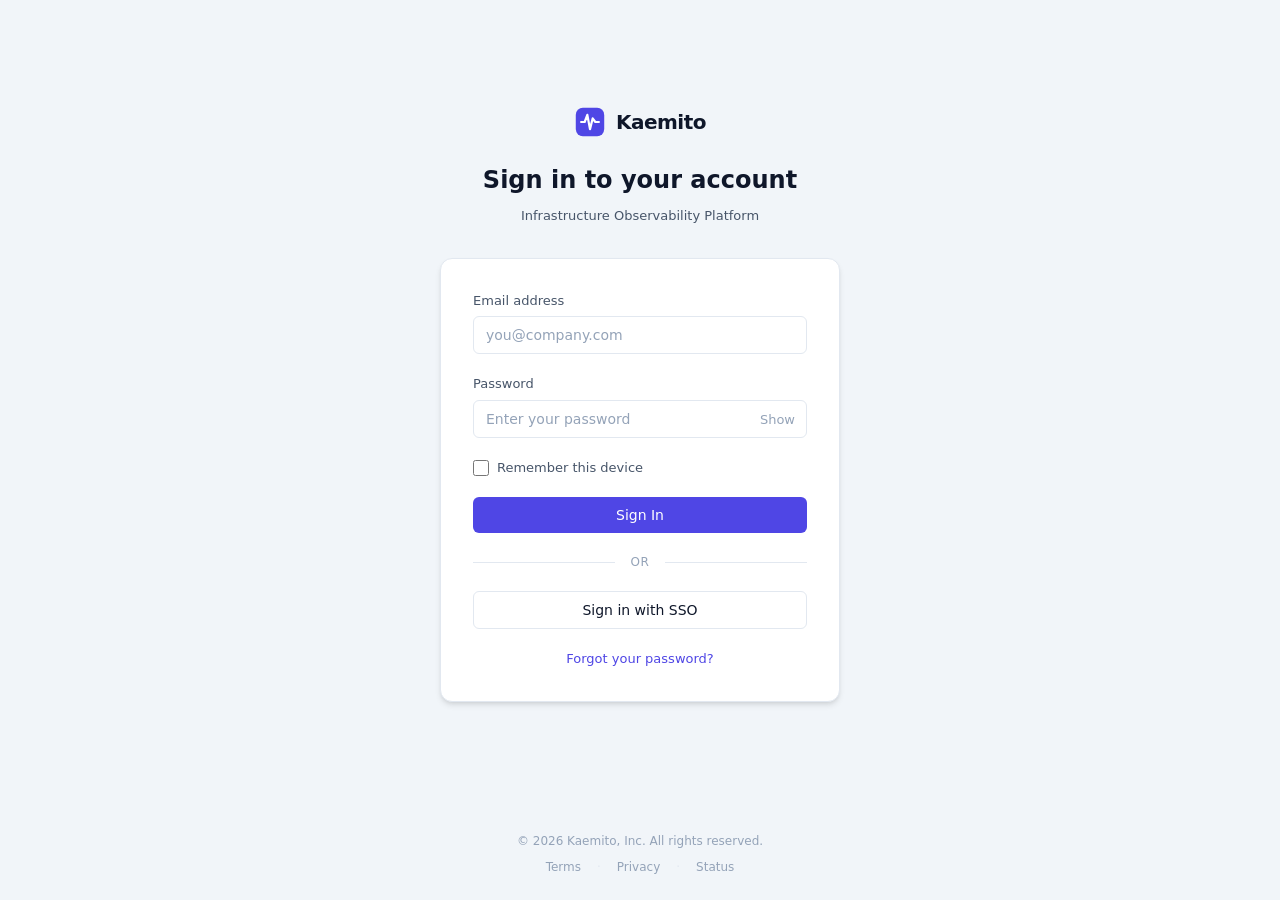
<file: site/index.html>
<!DOCTYPE html>
<html lang="en">
<head>
  <meta charset="UTF-8">
  <meta name="viewport" content="width=device-width, initial-scale=1.0">
  <meta name="robots" content="noindex, nofollow">
  <title>Sign In &mdash; Kaemito</title>
  <link rel="icon" href="data:image/svg+xml,%3Csvg xmlns='http://www.w3.org/2000/svg' viewBox='0 0 36 36'%3E%3Crect x='2' y='2' width='32' height='32' rx='8' fill='%234f46e5'/%3E%3Cpolyline points='8,18 12,18 15,10 18,26 21,14 24,18 28,18' fill='none' stroke='white' stroke-width='2.5' stroke-linecap='round' stroke-linejoin='round'/%3E%3C/svg%3E">
  <link rel="stylesheet" href="assets/style.css">
</head>
<body>

  <main class="auth-page">
    <div class="auth-container">
      <div class="auth-header">
        <a href="/" class="logo">
          <svg viewBox="0 0 36 36" fill="none"><rect x="2" y="2" width="32" height="32" rx="8" fill="#4f46e5"/><polyline points="8,18 12,18 15,10 18,26 21,14 24,18 28,18" stroke="#fff" stroke-width="2.5" stroke-linecap="round" stroke-linejoin="round"/></svg>
          <span class="logo-text">Kaemito</span>
        </a>
        <h1>Sign in to your account</h1>
        <p>Infrastructure Observability Platform</p>
      </div>

      <div class="auth-card">
        <div id="login-alert" class="alert"></div>

        <form id="login-form" autocomplete="off">
          <div class="form-group">
            <label class="form-label" for="email">Email address</label>
            <input class="form-input" type="email" id="email" name="email"
                   placeholder="you@company.com" autocomplete="email">
          </div>

          <div class="form-group">
            <label class="form-label" for="password">Password</label>
            <div class="password-wrapper">
              <input class="form-input" type="password" id="password" name="password"
                     placeholder="Enter your password" autocomplete="current-password">
              <button type="button" class="password-toggle">Show</button>
            </div>
          </div>

          <div class="form-group">
            <label class="form-checkbox">
              <input type="checkbox" name="remember">
              Remember this device
            </label>
          </div>

          <button type="submit" class="btn btn-primary">Sign In</button>

          <div class="divider">or</div>

          <button type="button" id="sso-btn" class="btn btn-secondary">Sign in with SSO</button>
        </form>

        <div class="auth-links">
          <a href="forgot-password.html">Forgot your password?</a>
        </div>
      </div>
    </div>
  </main>

  <footer class="site-footer">
    <div>&copy; 2026 Kaemito, Inc. All rights reserved.</div>
    <div class="footer-links">
      <a href="terms.html">Terms</a>
      <span class="footer-sep">&middot;</span>
      <a href="privacy.html">Privacy</a>
      <span class="footer-sep">&middot;</span>
      <a href="status.html">Status</a>
    </div>
  </footer>

  <script src="assets/app.js"></script>
</body>
</html>
</file>
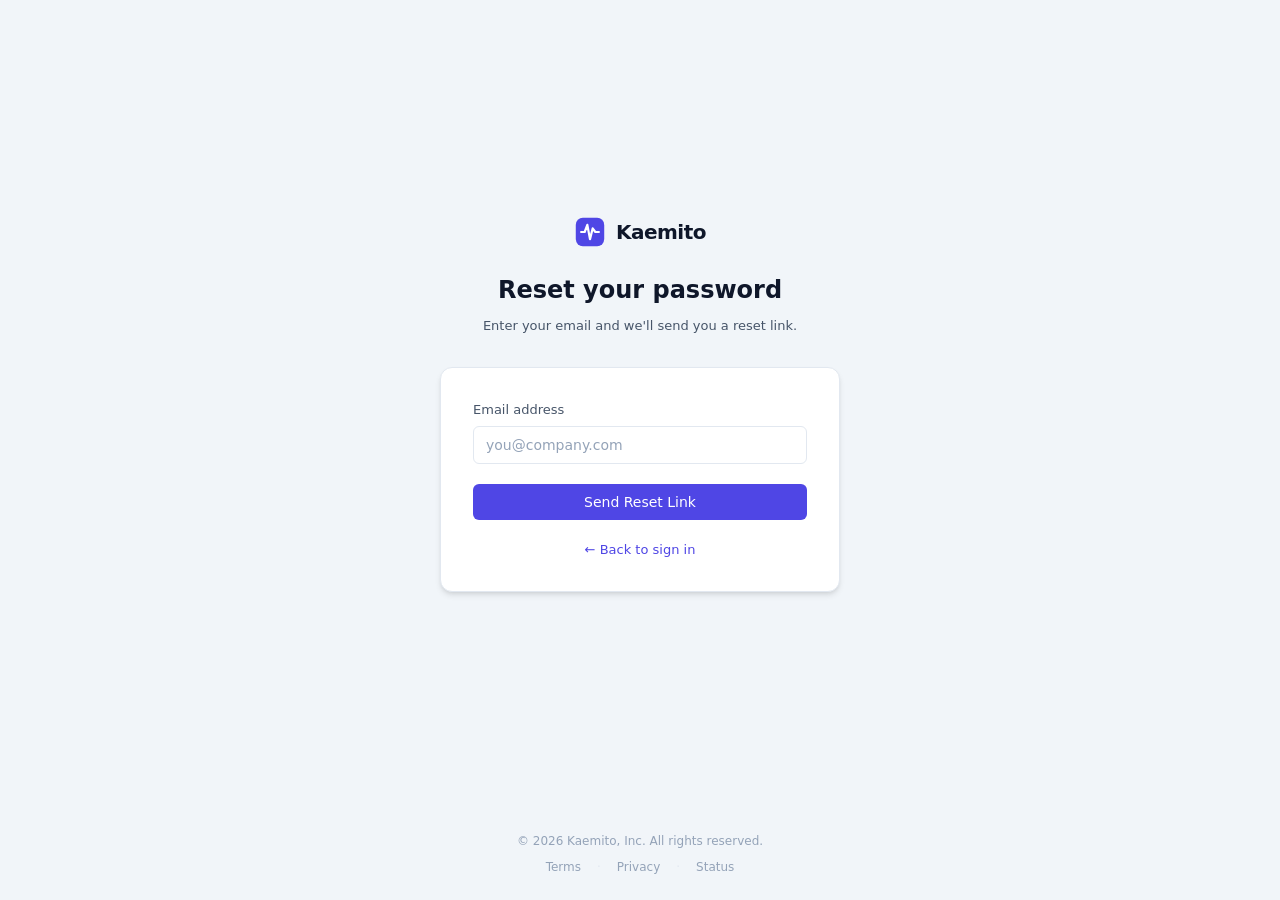
<file: site/forgot-password.html>
<!DOCTYPE html>
<html lang="en">
<head>
  <meta charset="UTF-8">
  <meta name="viewport" content="width=device-width, initial-scale=1.0">
  <meta name="robots" content="noindex, nofollow">
  <title>Reset Password &mdash; Kaemito</title>
  <link rel="icon" href="data:image/svg+xml,%3Csvg xmlns='http://www.w3.org/2000/svg' viewBox='0 0 36 36'%3E%3Crect x='2' y='2' width='32' height='32' rx='8' fill='%234f46e5'/%3E%3Cpolyline points='8,18 12,18 15,10 18,26 21,14 24,18 28,18' fill='none' stroke='white' stroke-width='2.5' stroke-linecap='round' stroke-linejoin='round'/%3E%3C/svg%3E">
  <link rel="stylesheet" href="assets/style.css">
</head>
<body>

  <main class="auth-page">
    <div class="auth-container">
      <div class="auth-header">
        <a href="index.html" class="logo">
          <svg viewBox="0 0 36 36" fill="none"><rect x="2" y="2" width="32" height="32" rx="8" fill="#4f46e5"/><polyline points="8,18 12,18 15,10 18,26 21,14 24,18 28,18" stroke="#fff" stroke-width="2.5" stroke-linecap="round" stroke-linejoin="round"/></svg>
          <span class="logo-text">Kaemito</span>
        </a>
        <h1>Reset your password</h1>
        <p>Enter your email and we'll send you a reset link.</p>
      </div>

      <div class="auth-card">
        <div id="forgot-alert" class="alert"></div>

        <form id="forgot-form">
          <div class="form-group">
            <label class="form-label" for="email">Email address</label>
            <input class="form-input" type="email" id="email" name="email"
                   placeholder="you@company.com" autocomplete="email">
          </div>

          <button type="submit" class="btn btn-primary">Send Reset Link</button>
        </form>

        <div class="auth-links">
          <a href="index.html">&larr; Back to sign in</a>
        </div>
      </div>
    </div>
  </main>

  <footer class="site-footer">
    <div>&copy; 2026 Kaemito, Inc. All rights reserved.</div>
    <div class="footer-links">
      <a href="terms.html">Terms</a>
      <span class="footer-sep">&middot;</span>
      <a href="privacy.html">Privacy</a>
      <span class="footer-sep">&middot;</span>
      <a href="status.html">Status</a>
    </div>
  </footer>

  <script src="assets/app.js"></script>
</body>
</html>
</file>
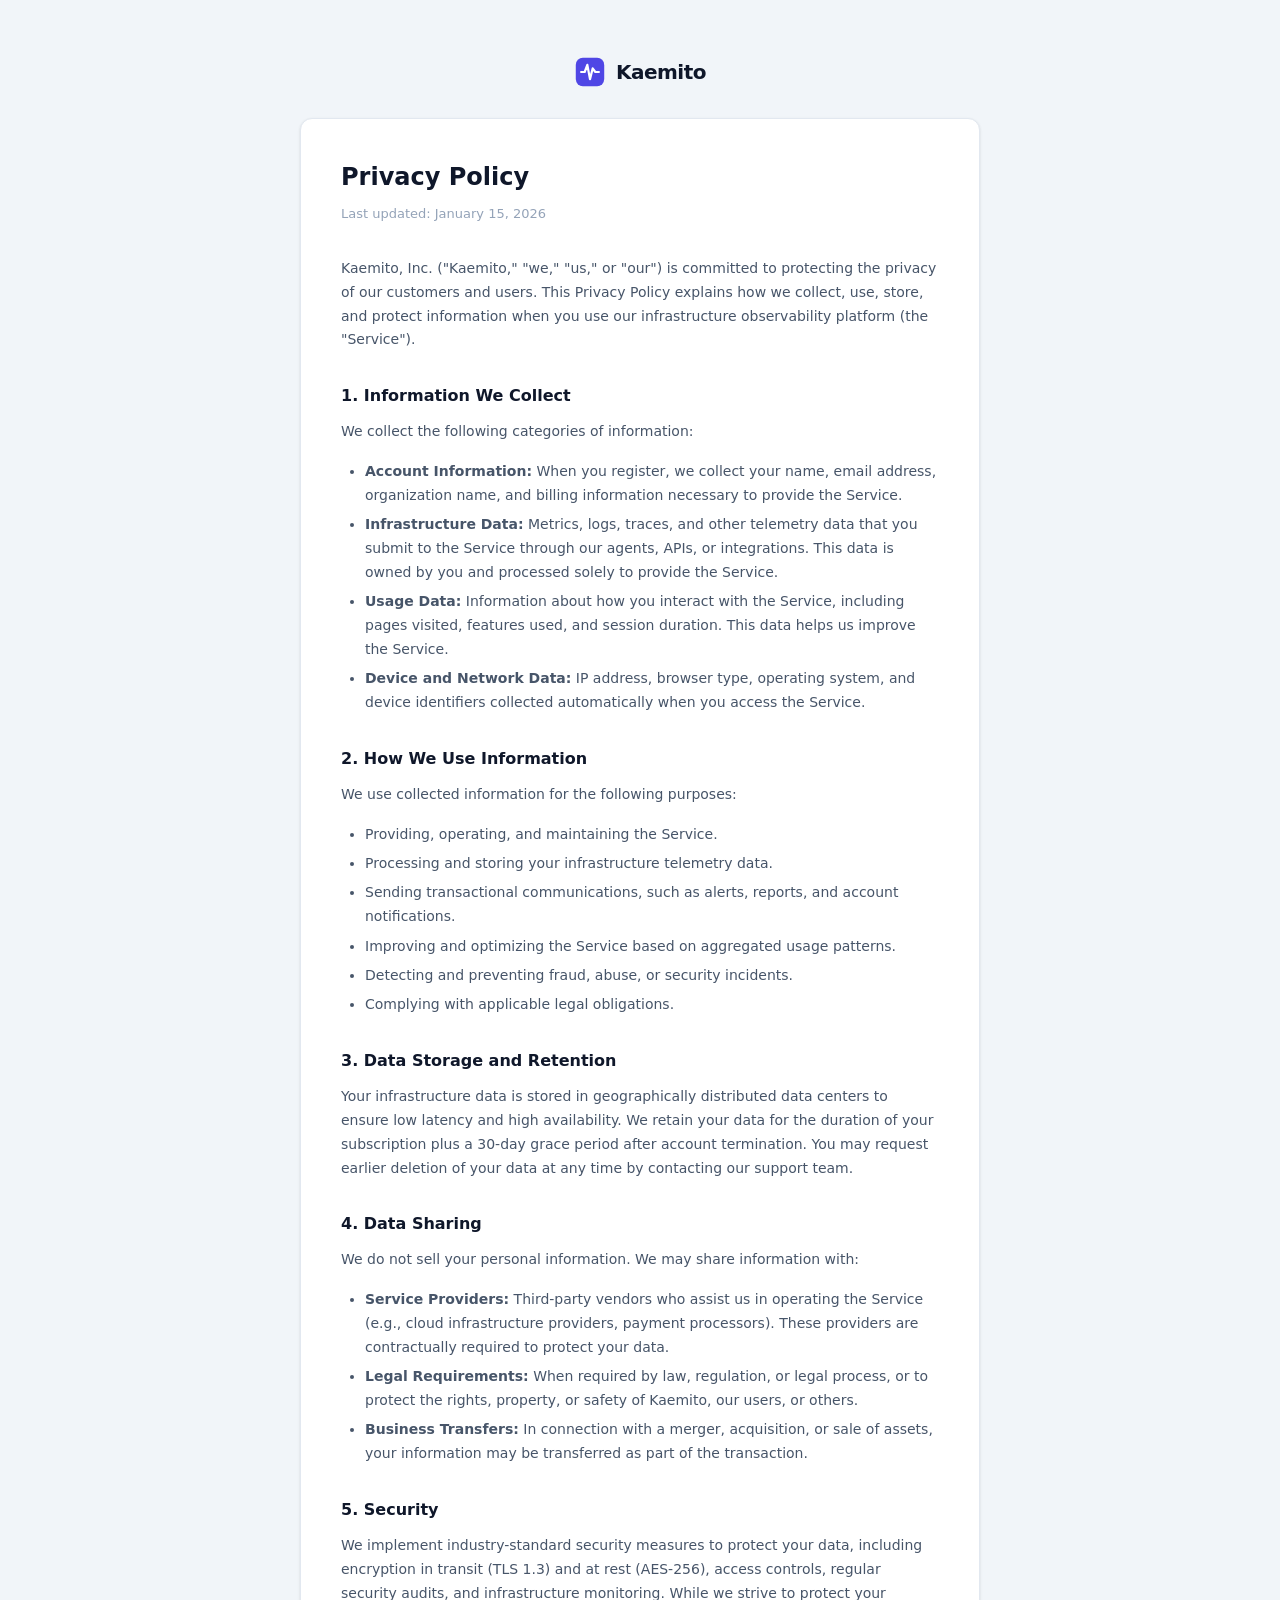
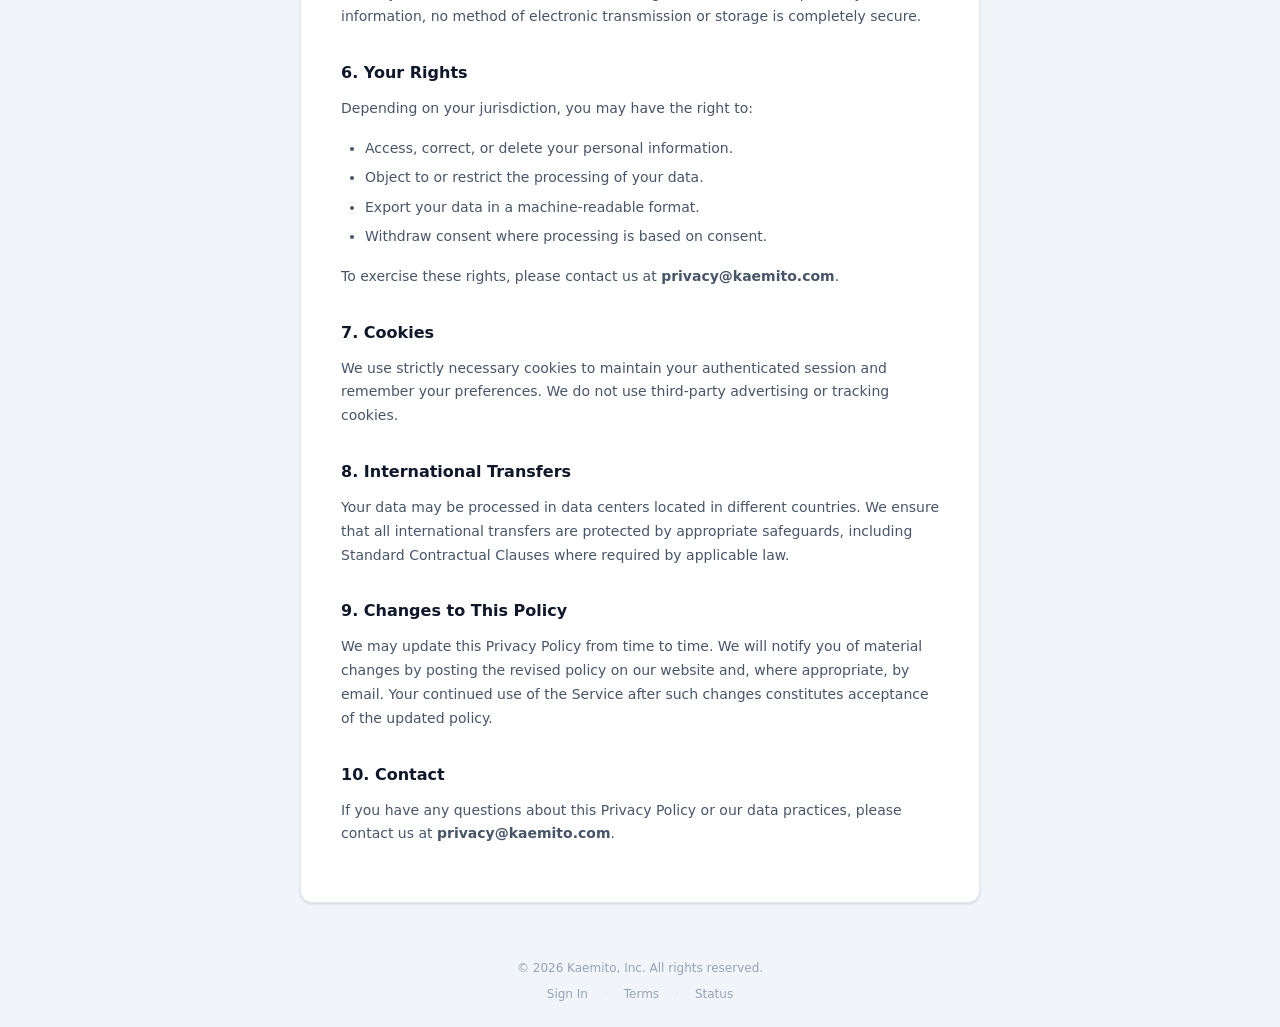
<file: site/privacy.html>
<!DOCTYPE html>
<html lang="en">
<head>
  <meta charset="UTF-8">
  <meta name="viewport" content="width=device-width, initial-scale=1.0">
  <meta name="robots" content="noindex, nofollow">
  <title>Privacy Policy &mdash; Kaemito</title>
  <link rel="icon" href="data:image/svg+xml,%3Csvg xmlns='http://www.w3.org/2000/svg' viewBox='0 0 36 36'%3E%3Crect x='2' y='2' width='32' height='32' rx='8' fill='%234f46e5'/%3E%3Cpolyline points='8,18 12,18 15,10 18,26 21,14 24,18 28,18' fill='none' stroke='white' stroke-width='2.5' stroke-linecap='round' stroke-linejoin='round'/%3E%3C/svg%3E">
  <link rel="stylesheet" href="assets/style.css">
</head>
<body>

  <main class="content-page">
    <div class="content-header">
      <a href="index.html" class="logo">
        <svg viewBox="0 0 36 36" fill="none"><rect x="2" y="2" width="32" height="32" rx="8" fill="#4f46e5"/><polyline points="8,18 12,18 15,10 18,26 21,14 24,18 28,18" stroke="#fff" stroke-width="2.5" stroke-linecap="round" stroke-linejoin="round"/></svg>
        <span class="logo-text">Kaemito</span>
      </a>
    </div>

    <div class="content-card">
      <h1>Privacy Policy</h1>
      <p class="meta">Last updated: January 15, 2026</p>

      <p>Kaemito, Inc. ("Kaemito," "we," "us," or "our") is committed to protecting the privacy of our customers and users. This Privacy Policy explains how we collect, use, store, and protect information when you use our infrastructure observability platform (the "Service").</p>

      <h2>1. Information We Collect</h2>
      <p>We collect the following categories of information:</p>
      <ul>
        <li><strong>Account Information:</strong> When you register, we collect your name, email address, organization name, and billing information necessary to provide the Service.</li>
        <li><strong>Infrastructure Data:</strong> Metrics, logs, traces, and other telemetry data that you submit to the Service through our agents, APIs, or integrations. This data is owned by you and processed solely to provide the Service.</li>
        <li><strong>Usage Data:</strong> Information about how you interact with the Service, including pages visited, features used, and session duration. This data helps us improve the Service.</li>
        <li><strong>Device and Network Data:</strong> IP address, browser type, operating system, and device identifiers collected automatically when you access the Service.</li>
      </ul>

      <h2>2. How We Use Information</h2>
      <p>We use collected information for the following purposes:</p>
      <ul>
        <li>Providing, operating, and maintaining the Service.</li>
        <li>Processing and storing your infrastructure telemetry data.</li>
        <li>Sending transactional communications, such as alerts, reports, and account notifications.</li>
        <li>Improving and optimizing the Service based on aggregated usage patterns.</li>
        <li>Detecting and preventing fraud, abuse, or security incidents.</li>
        <li>Complying with applicable legal obligations.</li>
      </ul>

      <h2>3. Data Storage and Retention</h2>
      <p>Your infrastructure data is stored in geographically distributed data centers to ensure low latency and high availability. We retain your data for the duration of your subscription plus a 30-day grace period after account termination. You may request earlier deletion of your data at any time by contacting our support team.</p>

      <h2>4. Data Sharing</h2>
      <p>We do not sell your personal information. We may share information with:</p>
      <ul>
        <li><strong>Service Providers:</strong> Third-party vendors who assist us in operating the Service (e.g., cloud infrastructure providers, payment processors). These providers are contractually required to protect your data.</li>
        <li><strong>Legal Requirements:</strong> When required by law, regulation, or legal process, or to protect the rights, property, or safety of Kaemito, our users, or others.</li>
        <li><strong>Business Transfers:</strong> In connection with a merger, acquisition, or sale of assets, your information may be transferred as part of the transaction.</li>
      </ul>

      <h2>5. Security</h2>
      <p>We implement industry-standard security measures to protect your data, including encryption in transit (TLS 1.3) and at rest (AES-256), access controls, regular security audits, and infrastructure monitoring. While we strive to protect your information, no method of electronic transmission or storage is completely secure.</p>

      <h2>6. Your Rights</h2>
      <p>Depending on your jurisdiction, you may have the right to:</p>
      <ul>
        <li>Access, correct, or delete your personal information.</li>
        <li>Object to or restrict the processing of your data.</li>
        <li>Export your data in a machine-readable format.</li>
        <li>Withdraw consent where processing is based on consent.</li>
      </ul>
      <p>To exercise these rights, please contact us at <strong>privacy@kaemito.com</strong>.</p>

      <h2>7. Cookies</h2>
      <p>We use strictly necessary cookies to maintain your authenticated session and remember your preferences. We do not use third-party advertising or tracking cookies.</p>

      <h2>8. International Transfers</h2>
      <p>Your data may be processed in data centers located in different countries. We ensure that all international transfers are protected by appropriate safeguards, including Standard Contractual Clauses where required by applicable law.</p>

      <h2>9. Changes to This Policy</h2>
      <p>We may update this Privacy Policy from time to time. We will notify you of material changes by posting the revised policy on our website and, where appropriate, by email. Your continued use of the Service after such changes constitutes acceptance of the updated policy.</p>

      <h2>10. Contact</h2>
      <p>If you have any questions about this Privacy Policy or our data practices, please contact us at <strong>privacy@kaemito.com</strong>.</p>
    </div>
  </main>

  <footer class="site-footer">
    <div>&copy; 2026 Kaemito, Inc. All rights reserved.</div>
    <div class="footer-links">
      <a href="index.html">Sign In</a>
      <span class="footer-sep">&middot;</span>
      <a href="terms.html">Terms</a>
      <span class="footer-sep">&middot;</span>
      <a href="status.html">Status</a>
    </div>
  </footer>

</body>
</html>
</file>
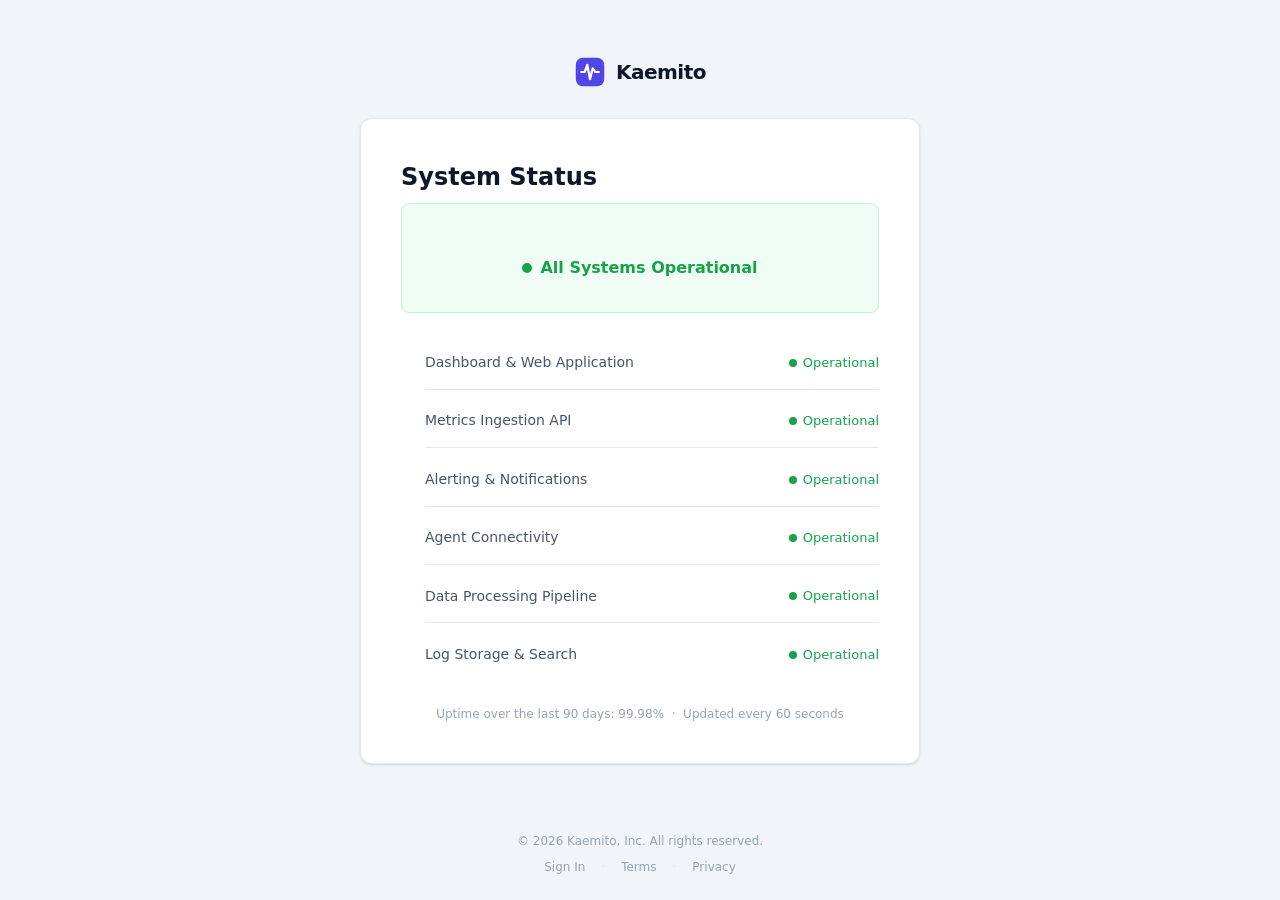
<file: site/status.html>
<!DOCTYPE html>
<html lang="en">
<head>
  <meta charset="UTF-8">
  <meta name="viewport" content="width=device-width, initial-scale=1.0">
  <meta name="robots" content="noindex, nofollow">
  <title>System Status &mdash; Kaemito</title>
  <link rel="icon" href="data:image/svg+xml,%3Csvg xmlns='http://www.w3.org/2000/svg' viewBox='0 0 36 36'%3E%3Crect x='2' y='2' width='32' height='32' rx='8' fill='%234f46e5'/%3E%3Cpolyline points='8,18 12,18 15,10 18,26 21,14 24,18 28,18' fill='none' stroke='white' stroke-width='2.5' stroke-linecap='round' stroke-linejoin='round'/%3E%3C/svg%3E">
  <link rel="stylesheet" href="assets/style.css">
</head>
<body>

  <main class="content-page">
    <div class="content-header">
      <a href="index.html" class="logo">
        <svg viewBox="0 0 36 36" fill="none"><rect x="2" y="2" width="32" height="32" rx="8" fill="#4f46e5"/><polyline points="8,18 12,18 15,10 18,26 21,14 24,18 28,18" stroke="#fff" stroke-width="2.5" stroke-linecap="round" stroke-linejoin="round"/></svg>
        <span class="logo-text">Kaemito</span>
      </a>
    </div>

    <div class="content-card status-card">
      <h1>System Status</h1>

      <div class="status-banner">
        <h2><span class="dot dot-green"></span> All Systems Operational</h2>
      </div>

      <ul class="status-list">
        <li class="status-item">
          <span class="status-item-name">Dashboard &amp; Web Application</span>
          <span class="status-item-badge"><span class="dot dot-green"></span> Operational</span>
        </li>
        <li class="status-item">
          <span class="status-item-name">Metrics Ingestion API</span>
          <span class="status-item-badge"><span class="dot dot-green"></span> Operational</span>
        </li>
        <li class="status-item">
          <span class="status-item-name">Alerting &amp; Notifications</span>
          <span class="status-item-badge"><span class="dot dot-green"></span> Operational</span>
        </li>
        <li class="status-item">
          <span class="status-item-name">Agent Connectivity</span>
          <span class="status-item-badge"><span class="dot dot-green"></span> Operational</span>
        </li>
        <li class="status-item">
          <span class="status-item-name">Data Processing Pipeline</span>
          <span class="status-item-badge"><span class="dot dot-green"></span> Operational</span>
        </li>
        <li class="status-item">
          <span class="status-item-name">Log Storage &amp; Search</span>
          <span class="status-item-badge"><span class="dot dot-green"></span> Operational</span>
        </li>
      </ul>

      <div class="status-footer">
        Uptime over the last 90 days: 99.98% &nbsp;&middot;&nbsp; Updated every 60 seconds
      </div>
    </div>
  </main>

  <footer class="site-footer">
    <div>&copy; 2026 Kaemito, Inc. All rights reserved.</div>
    <div class="footer-links">
      <a href="index.html">Sign In</a>
      <span class="footer-sep">&middot;</span>
      <a href="terms.html">Terms</a>
      <span class="footer-sep">&middot;</span>
      <a href="privacy.html">Privacy</a>
    </div>
  </footer>

</body>
</html>
</file>
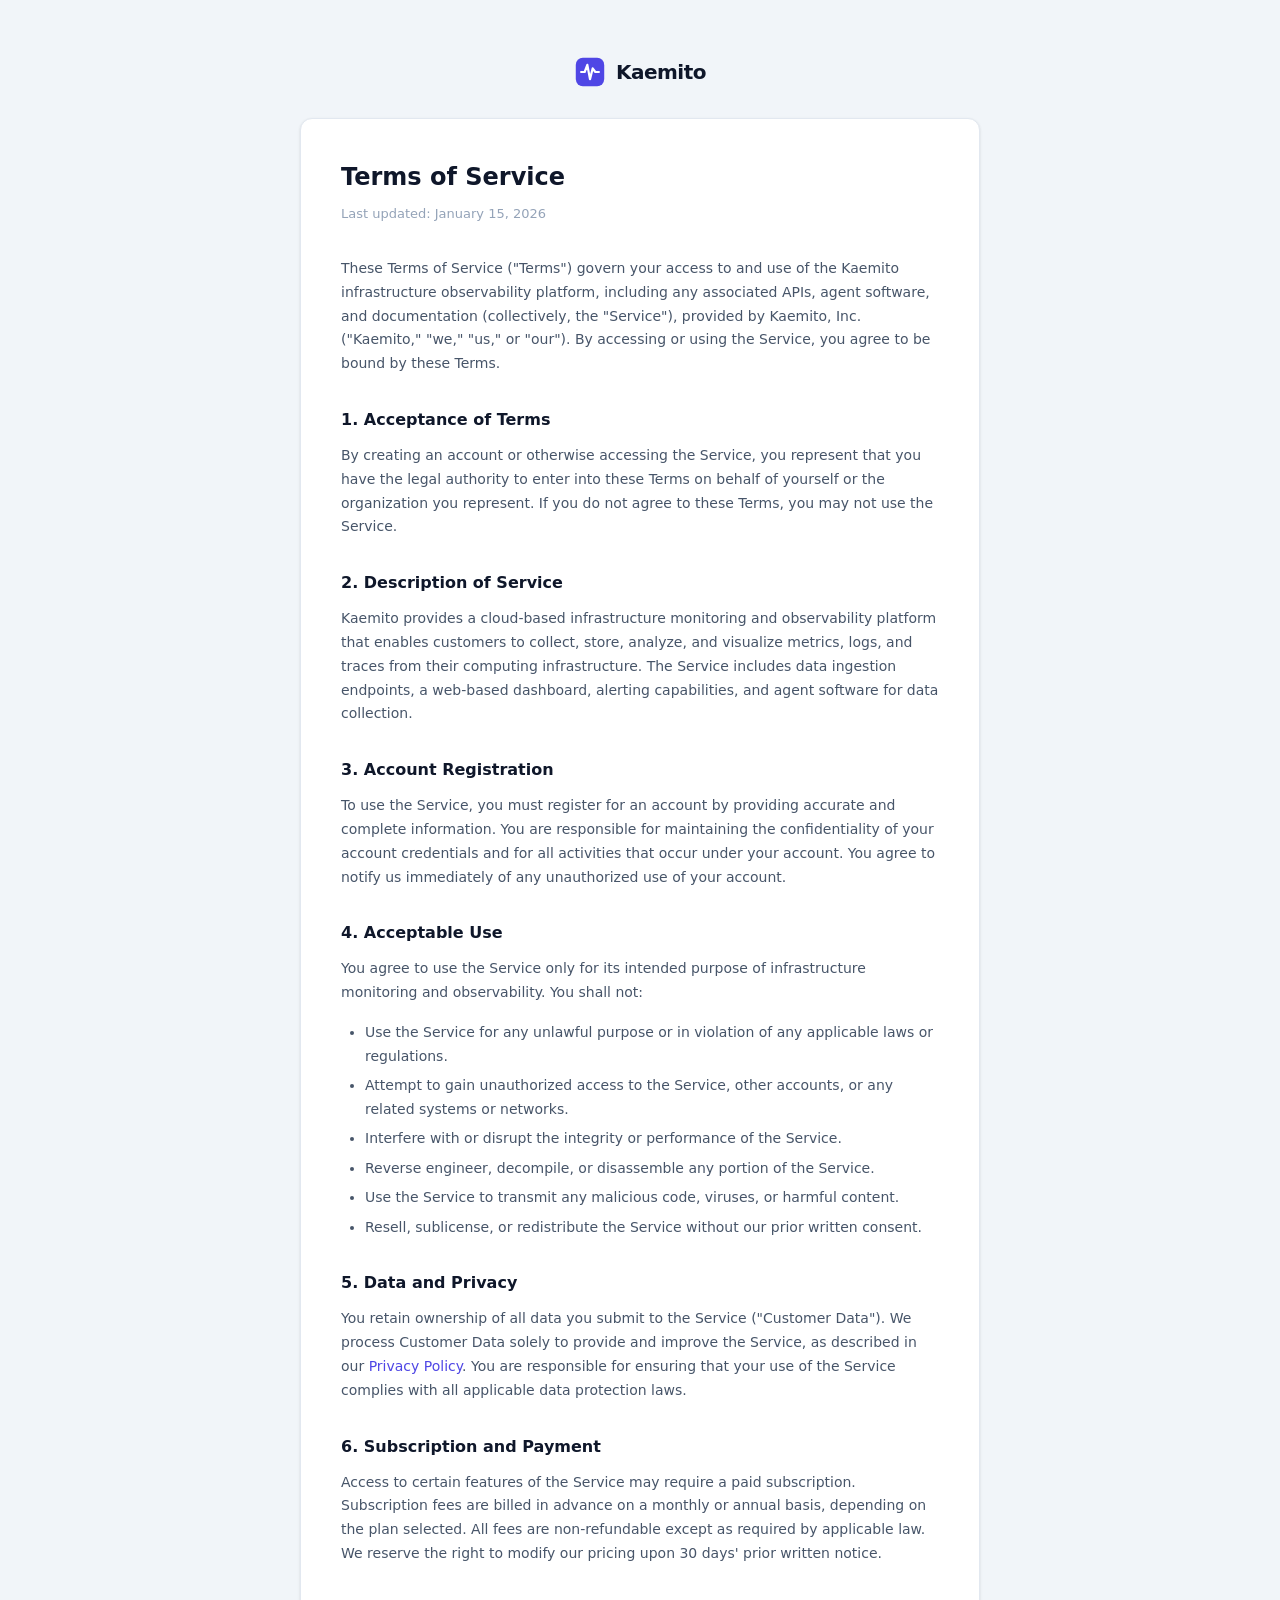
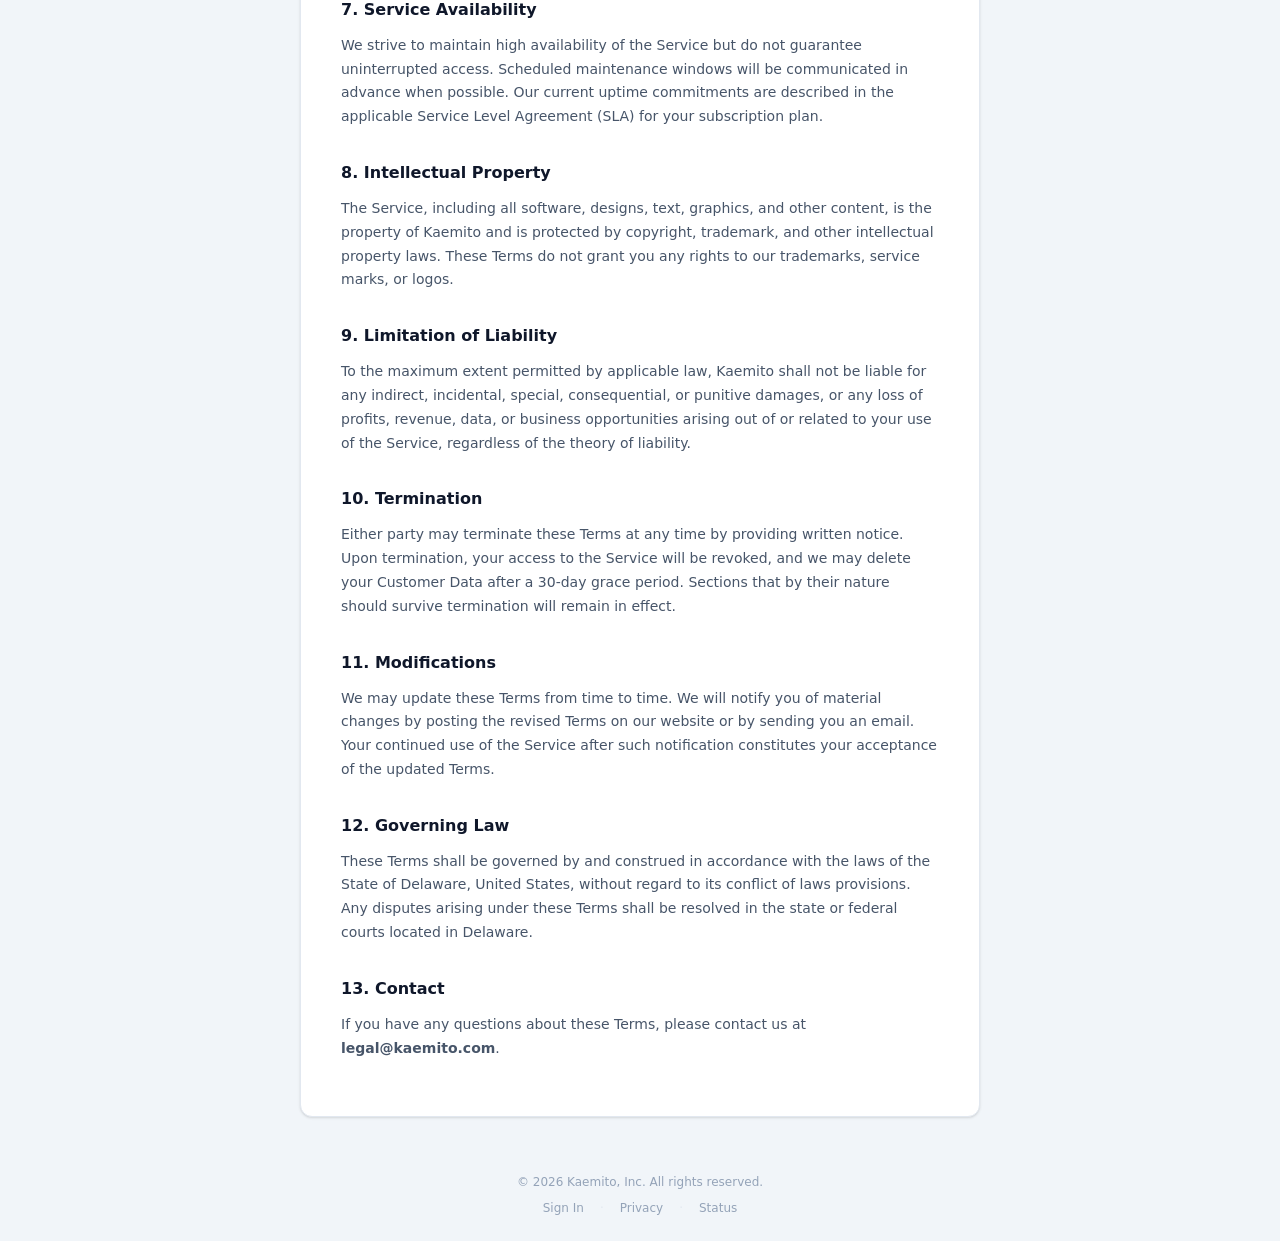
<file: site/terms.html>
<!DOCTYPE html>
<html lang="en">
<head>
  <meta charset="UTF-8">
  <meta name="viewport" content="width=device-width, initial-scale=1.0">
  <meta name="robots" content="noindex, nofollow">
  <title>Terms of Service &mdash; Kaemito</title>
  <link rel="icon" href="data:image/svg+xml,%3Csvg xmlns='http://www.w3.org/2000/svg' viewBox='0 0 36 36'%3E%3Crect x='2' y='2' width='32' height='32' rx='8' fill='%234f46e5'/%3E%3Cpolyline points='8,18 12,18 15,10 18,26 21,14 24,18 28,18' fill='none' stroke='white' stroke-width='2.5' stroke-linecap='round' stroke-linejoin='round'/%3E%3C/svg%3E">
  <link rel="stylesheet" href="assets/style.css">
</head>
<body>

  <main class="content-page">
    <div class="content-header">
      <a href="index.html" class="logo">
        <svg viewBox="0 0 36 36" fill="none"><rect x="2" y="2" width="32" height="32" rx="8" fill="#4f46e5"/><polyline points="8,18 12,18 15,10 18,26 21,14 24,18 28,18" stroke="#fff" stroke-width="2.5" stroke-linecap="round" stroke-linejoin="round"/></svg>
        <span class="logo-text">Kaemito</span>
      </a>
    </div>

    <div class="content-card">
      <h1>Terms of Service</h1>
      <p class="meta">Last updated: January 15, 2026</p>

      <p>These Terms of Service ("Terms") govern your access to and use of the Kaemito infrastructure observability platform, including any associated APIs, agent software, and documentation (collectively, the "Service"), provided by Kaemito, Inc. ("Kaemito," "we," "us," or "our"). By accessing or using the Service, you agree to be bound by these Terms.</p>

      <h2>1. Acceptance of Terms</h2>
      <p>By creating an account or otherwise accessing the Service, you represent that you have the legal authority to enter into these Terms on behalf of yourself or the organization you represent. If you do not agree to these Terms, you may not use the Service.</p>

      <h2>2. Description of Service</h2>
      <p>Kaemito provides a cloud-based infrastructure monitoring and observability platform that enables customers to collect, store, analyze, and visualize metrics, logs, and traces from their computing infrastructure. The Service includes data ingestion endpoints, a web-based dashboard, alerting capabilities, and agent software for data collection.</p>

      <h2>3. Account Registration</h2>
      <p>To use the Service, you must register for an account by providing accurate and complete information. You are responsible for maintaining the confidentiality of your account credentials and for all activities that occur under your account. You agree to notify us immediately of any unauthorized use of your account.</p>

      <h2>4. Acceptable Use</h2>
      <p>You agree to use the Service only for its intended purpose of infrastructure monitoring and observability. You shall not:</p>
      <ul>
        <li>Use the Service for any unlawful purpose or in violation of any applicable laws or regulations.</li>
        <li>Attempt to gain unauthorized access to the Service, other accounts, or any related systems or networks.</li>
        <li>Interfere with or disrupt the integrity or performance of the Service.</li>
        <li>Reverse engineer, decompile, or disassemble any portion of the Service.</li>
        <li>Use the Service to transmit any malicious code, viruses, or harmful content.</li>
        <li>Resell, sublicense, or redistribute the Service without our prior written consent.</li>
      </ul>

      <h2>5. Data and Privacy</h2>
      <p>You retain ownership of all data you submit to the Service ("Customer Data"). We process Customer Data solely to provide and improve the Service, as described in our <a href="privacy.html">Privacy Policy</a>. You are responsible for ensuring that your use of the Service complies with all applicable data protection laws.</p>

      <h2>6. Subscription and Payment</h2>
      <p>Access to certain features of the Service may require a paid subscription. Subscription fees are billed in advance on a monthly or annual basis, depending on the plan selected. All fees are non-refundable except as required by applicable law. We reserve the right to modify our pricing upon 30 days' prior written notice.</p>

      <h2>7. Service Availability</h2>
      <p>We strive to maintain high availability of the Service but do not guarantee uninterrupted access. Scheduled maintenance windows will be communicated in advance when possible. Our current uptime commitments are described in the applicable Service Level Agreement (SLA) for your subscription plan.</p>

      <h2>8. Intellectual Property</h2>
      <p>The Service, including all software, designs, text, graphics, and other content, is the property of Kaemito and is protected by copyright, trademark, and other intellectual property laws. These Terms do not grant you any rights to our trademarks, service marks, or logos.</p>

      <h2>9. Limitation of Liability</h2>
      <p>To the maximum extent permitted by applicable law, Kaemito shall not be liable for any indirect, incidental, special, consequential, or punitive damages, or any loss of profits, revenue, data, or business opportunities arising out of or related to your use of the Service, regardless of the theory of liability.</p>

      <h2>10. Termination</h2>
      <p>Either party may terminate these Terms at any time by providing written notice. Upon termination, your access to the Service will be revoked, and we may delete your Customer Data after a 30-day grace period. Sections that by their nature should survive termination will remain in effect.</p>

      <h2>11. Modifications</h2>
      <p>We may update these Terms from time to time. We will notify you of material changes by posting the revised Terms on our website or by sending you an email. Your continued use of the Service after such notification constitutes your acceptance of the updated Terms.</p>

      <h2>12. Governing Law</h2>
      <p>These Terms shall be governed by and construed in accordance with the laws of the State of Delaware, United States, without regard to its conflict of laws provisions. Any disputes arising under these Terms shall be resolved in the state or federal courts located in Delaware.</p>

      <h2>13. Contact</h2>
      <p>If you have any questions about these Terms, please contact us at <strong>legal@kaemito.com</strong>.</p>
    </div>
  </main>

  <footer class="site-footer">
    <div>&copy; 2026 Kaemito, Inc. All rights reserved.</div>
    <div class="footer-links">
      <a href="index.html">Sign In</a>
      <span class="footer-sep">&middot;</span>
      <a href="privacy.html">Privacy</a>
      <span class="footer-sep">&middot;</span>
      <a href="status.html">Status</a>
    </div>
  </footer>

</body>
</html>
</file>
<file: site/assets/style.css>
:root {
  --brand: #4f46e5;
  --brand-hover: #4338ca;
  --text-primary: #0f172a;
  --text-secondary: #475569;
  --text-muted: #94a3b8;
  --bg-page: #f1f5f9;
  --bg-card: #ffffff;
  --border: #e2e8f0;
  --error: #dc2626;
  --error-bg: #fef2f2;
  --error-border: #fecaca;
  --success: #16a34a;
  --success-bg: #f0fdf4;
  --success-border: #bbf7d0;
  --shadow: 0 1px 3px 0 rgb(0 0 0 / .1), 0 1px 2px -1px rgb(0 0 0 / .1);
  --shadow-md: 0 4px 6px -1px rgb(0 0 0 / .1), 0 2px 4px -2px rgb(0 0 0 / .1);
  --radius: 12px;
  --radius-sm: 8px;
  --radius-xs: 6px;
}

*, *::before, *::after { margin: 0; padding: 0; box-sizing: border-box; }

body {
  font-family: -apple-system, BlinkMacSystemFont, 'Segoe UI', Roboto, system-ui, sans-serif;
  font-size: 14px;
  line-height: 1.5;
  color: var(--text-primary);
  background: var(--bg-page);
  min-height: 100vh;
  display: flex;
  flex-direction: column;
  -webkit-font-smoothing: antialiased;
}

a { color: var(--brand); text-decoration: none; }
a:hover { text-decoration: underline; }

/* ── Logo ── */
.logo {
  display: inline-flex;
  align-items: center;
  gap: 10px;
  text-decoration: none;
  color: var(--text-primary);
}
.logo:hover { text-decoration: none; }
.logo svg { width: 32px; height: 32px; flex-shrink: 0; }
.logo-text { font-size: 20px; font-weight: 700; letter-spacing: -.5px; }

/* ── Auth layout ── */
.auth-page {
  flex: 1;
  display: flex;
  align-items: center;
  justify-content: center;
  padding: 2rem 1rem;
}
.auth-container { width: 100%; max-width: 400px; }
.auth-header { text-align: center; margin-bottom: 2rem; }
.auth-header .logo { justify-content: center; margin-bottom: 1.5rem; }
.auth-header h1 { font-size: 1.5rem; font-weight: 600; }
.auth-header p { color: var(--text-secondary); margin-top: .5rem; font-size: 13px; }

.auth-card {
  background: var(--bg-card);
  border-radius: var(--radius);
  box-shadow: var(--shadow-md);
  padding: 2rem;
  border: 1px solid var(--border);
}

/* ── Form ── */
.form-group { margin-bottom: 1.25rem; }
.form-label {
  display: block;
  font-size: 13px;
  font-weight: 500;
  color: var(--text-secondary);
  margin-bottom: 6px;
}
.form-input {
  width: 100%;
  padding: 10px 12px;
  font-size: 14px;
  font-family: inherit;
  border: 1px solid var(--border);
  border-radius: var(--radius-xs);
  background: var(--bg-card);
  color: var(--text-primary);
  transition: border-color .15s, box-shadow .15s;
}
.form-input:focus {
  outline: none;
  border-color: var(--brand);
  box-shadow: 0 0 0 3px rgba(79 70 229 / .12);
}
.form-input::placeholder { color: var(--text-muted); }

.password-wrapper { position: relative; }
.password-toggle {
  position: absolute;
  right: 12px;
  top: 50%;
  transform: translateY(-50%);
  background: none;
  border: none;
  cursor: pointer;
  color: var(--text-muted);
  font-size: 13px;
  font-family: inherit;
}
.password-toggle:hover { color: var(--text-secondary); }

.form-checkbox {
  display: flex;
  align-items: center;
  gap: 8px;
  font-size: 13px;
  color: var(--text-secondary);
  cursor: pointer;
}
.form-checkbox input[type="checkbox"] {
  width: 16px;
  height: 16px;
  accent-color: var(--brand);
  cursor: pointer;
}

/* ── Buttons ── */
.btn {
  display: block;
  width: 100%;
  padding: 10px 16px;
  font-size: 14px;
  font-weight: 500;
  font-family: inherit;
  border-radius: var(--radius-xs);
  border: none;
  cursor: pointer;
  text-align: center;
  transition: background-color .15s, opacity .15s;
}
.btn-primary { background: var(--brand); color: #fff; }
.btn-primary:hover { background: var(--brand-hover); }
.btn-primary:disabled { opacity: .65; cursor: not-allowed; }
.btn-secondary {
  background: var(--bg-card);
  color: var(--text-primary);
  border: 1px solid var(--border);
}
.btn-secondary:hover { background: var(--bg-page); }

.divider {
  display: flex;
  align-items: center;
  gap: 1rem;
  margin: 1.25rem 0;
  color: var(--text-muted);
  font-size: 12px;
  text-transform: uppercase;
  letter-spacing: .5px;
}
.divider::before,
.divider::after { content: ''; flex: 1; height: 1px; background: var(--border); }

.auth-links {
  text-align: center;
  margin-top: 1.25rem;
  font-size: 13px;
}

/* ── Alert ── */
.alert {
  padding: 12px 14px;
  border-radius: var(--radius-xs);
  font-size: 13px;
  line-height: 1.5;
  margin-bottom: 1.25rem;
  display: none;
}
.alert.show { display: block; }
.alert-error {
  background: var(--error-bg);
  color: var(--error);
  border: 1px solid var(--error-border);
}
.alert-success {
  background: var(--success-bg);
  color: var(--success);
  border: 1px solid var(--success-border);
}

/* ── Spinner ── */
.spinner {
  display: inline-block;
  width: 14px;
  height: 14px;
  border: 2px solid rgba(255 255 255 / .3);
  border-top-color: #fff;
  border-radius: 50%;
  animation: spin .6s linear infinite;
  vertical-align: middle;
  margin-right: 6px;
}
@keyframes spin { to { transform: rotate(360deg); } }

/* ── Footer ── */
.site-footer {
  text-align: center;
  padding: 1.5rem 1rem;
  font-size: 12px;
  color: var(--text-muted);
}
.site-footer a { color: var(--text-muted); }
.site-footer a:hover { color: var(--text-secondary); }
.footer-links {
  display: flex;
  justify-content: center;
  gap: 1rem;
  margin-top: .5rem;
}
.footer-sep { color: var(--border); }

/* ── Content pages (terms, privacy, status) ── */
.content-page { flex: 1; padding: 2rem 1rem; }
.content-header { text-align: center; padding: 1.5rem 0; }
.content-header .logo { justify-content: center; }

.content-card {
  max-width: 680px;
  margin: 0 auto;
  background: var(--bg-card);
  border-radius: var(--radius);
  box-shadow: var(--shadow);
  border: 1px solid var(--border);
  padding: 2.5rem;
}
.content-card h1 { font-size: 1.5rem; font-weight: 600; margin-bottom: .5rem; }
.content-card .meta { font-size: 13px; color: var(--text-muted); margin-bottom: 2rem; }
.content-card h2 {
  font-size: 1rem;
  font-weight: 600;
  margin-top: 2rem;
  margin-bottom: .75rem;
}
.content-card p {
  color: var(--text-secondary);
  margin-bottom: 1rem;
  line-height: 1.7;
}
.content-card ul {
  color: var(--text-secondary);
  margin-bottom: 1rem;
  padding-left: 1.5rem;
  line-height: 1.7;
}
.content-card li { margin-bottom: .35rem; }

/* ── Status page ── */
.status-card { max-width: 560px; }
.status-banner {
  text-align: center;
  padding: 1.25rem;
  background: var(--success-bg);
  border: 1px solid var(--success-border);
  border-radius: var(--radius-sm);
  margin-bottom: 1.5rem;
}
.status-banner h2 {
  color: var(--success);
  font-size: 1rem;
  font-weight: 600;
  display: flex;
  align-items: center;
  justify-content: center;
  gap: 8px;
}
.dot {
  width: 10px;
  height: 10px;
  border-radius: 50%;
  display: inline-block;
  flex-shrink: 0;
}
.dot-green { background: var(--success); }

.status-list { list-style: none; }
.status-item {
  display: flex;
  justify-content: space-between;
  align-items: center;
  padding: .875rem 0;
  border-bottom: 1px solid var(--border);
}
.status-item:last-child { border-bottom: none; }
.status-item-name { font-weight: 500; font-size: 14px; }
.status-item-badge {
  display: inline-flex;
  align-items: center;
  gap: 6px;
  font-size: 13px;
  color: var(--success);
  font-weight: 500;
}
.status-item-badge .dot { width: 8px; height: 8px; }
.status-footer {
  margin-top: 1.5rem;
  text-align: center;
  font-size: 12px;
  color: var(--text-muted);
}

/* ── Responsive ── */
@media (max-width: 480px) {
  .auth-card, .content-card { padding: 1.5rem; }
  .auth-header h1, .content-card h1 { font-size: 1.25rem; }
}
</file>
